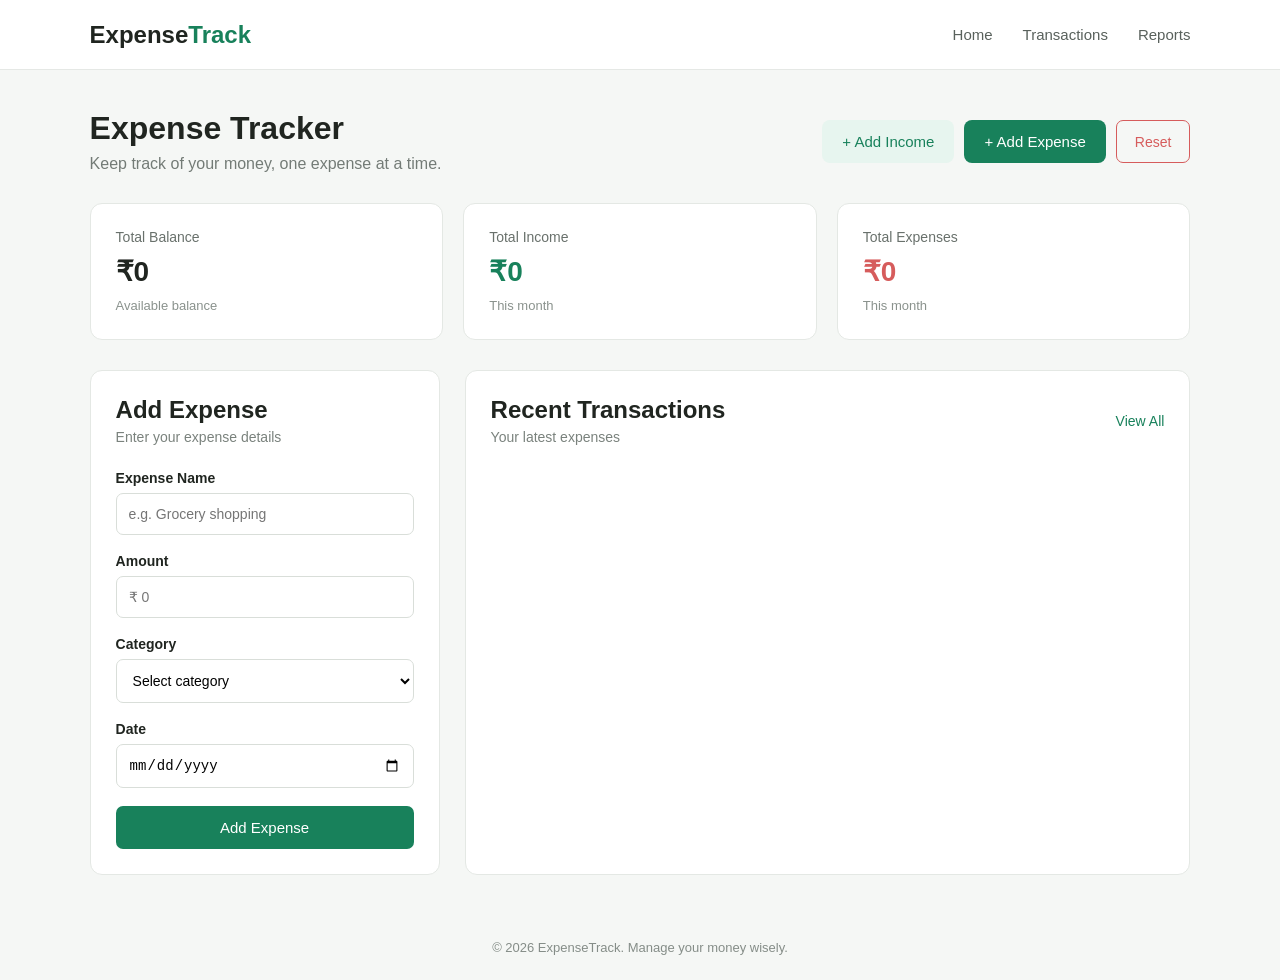
<file: index.html>
<!DOCTYPE html>
<html lang="en">

<head>
    <meta charset="UTF-8">
    <meta name="viewport" content="width=device-width, initial-scale=1.0">

    <title>Expense Tracker</title>

    <link rel="stylesheet" href="style.css">
</head>

<body>

    <!-- Navbar -->
    <nav>
        <div class="logo">Expense<span>Track</span></div>

        <div class="nav-links">
            <a href="#">Home</a>
            <a href="transcation.html">Transactions</a>
            <a href="#">Reports</a>
        </div>
    </nav>


    <!-- Main Container -->
    <main>

        <!-- Heading -->
        <section class="welcome">
            <div>
                <h1>Expense Tracker</h1>
                <p>Keep track of your money, one expense at a time.</p>
            </div>

<div class="action-buttons">
    <button id="add-income-btn">+ Add Income</button>
    <button id="add-expense-btn">+ Add Expense</button>
    <button id="reset-btn" title="To reset all the data, click here">
        Reset
    </button>
</div>
        </section>
<!--  -->
        <div id="income-form" class="income-form"> <div class="form-header"> <div> <h2>Add Income</h2> <p>Enter your income details</p> </div> <button id="close-income-form" type="button"> × </button> </div> <form> <label for="income-source">Income Source</label> <input type="text" id="income-source" placeholder="e.g. Salary, Freelance, Pocket Money" > <label for="income-amount">Amount</label> <input type="number" id="income-amount" placeholder="₹ 0" > <label for="income-category">Category</label> <select id="income-category"> <option value="">Select category</option> <option value="salary">Salary</option> <option value="freelance">Freelance</option> <option value="business">Business</option> <option value="investment">Investment</option> <option value="gift">Gift</option> <option value="other">Other</option> </select> <label for="income-date">Date</label> <input type="date" id="income-date" > <label for="income-note">Note</label> <textarea id="income-note" placeholder="Add a note (optional)" rows="3" ></textarea> <button type="submit" class="income-submit-btn"> + Add Income </button> </form> </div>
        <!--  -->

        <!-- Summary Cards -->
        <section class="summary">

            <div class="card balance">
                <p>Total Balance</p>
                <h2>₹0</h2>
                <span>Available balance</span>
            </div>

            <div class="card income">
                <p>Total Income</p>
                <h2>₹0</h2>
                <span>This month</span>
            </div>

            <div class="card expense">
                <p>Total Expenses</p>
                <h2>₹0</h2>
                <span>This month</span>
            </div>

        </section>


        <!-- Content -->
        <section class="content">

            <!-- Add Expense -->
            <div class="expense-form">

                <h2>Add Expense</h2>
                <p class="form-subtitle">Enter your expense details</p>

                <form id="expense-form">

                    <label for="expense-name">Expense Name</label>
                    <input
                        type="text"
                        id="expense-name"
                        placeholder="e.g. Grocery shopping"
                    >


                    <label for="amount">Amount</label>
                    <input
                        type="number"
                        id="amount"
                        placeholder="₹ 0"
                    >


                    <label for="category">Category</label>

                    <select id="category">
                        <option value="">Select category</option>
                        <option value="Food">Food</option>
                        <option value="Shopping">Shopping</option>
                        <option value="Travel">Travel</option>
                        <option value="Bills">Bills</option>
                        <option value="Entertainment">Entertainment</option>
                        <option value="Other">Other</option>
                    </select>


                    <label for="date">Date</label>

                    <input
                        type="date"
                        id="date"
                    >


                    <button type="submit" class="submit-btn">
                        Add Expense
                    </button>

                </form>

            </div>


            <!-- Recent Transactions -->
            <div class="transactions">

                <div class="transaction-header">
                    <div>
                        <h2>Recent Transactions</h2>
                        <p>Your latest expenses</p>
                    </div>

                    <a href="transcation.html">View All</a>
                </div>


                <div class="transaction-list">

                    <!-- Transaction -->

                    <!-- <div class="transaction">

                        <div class="transaction-icon entertainment">
                            🎬
                        </div>

                        <div class="transaction-info">
                            <h3>Movie</h3>
                            <p>Entertainment • Sep 19</p>
                        </div>

                        <strong>- ₹500</strong>

                    </div> -->

                </div>

            </div>

        </section>

    </main>


    <footer>
        <p>© 2026 ExpenseTrack. Manage your money wisely.</p>
    </footer>
    <script src="script.js"></script>
</body>

</html>
</file>
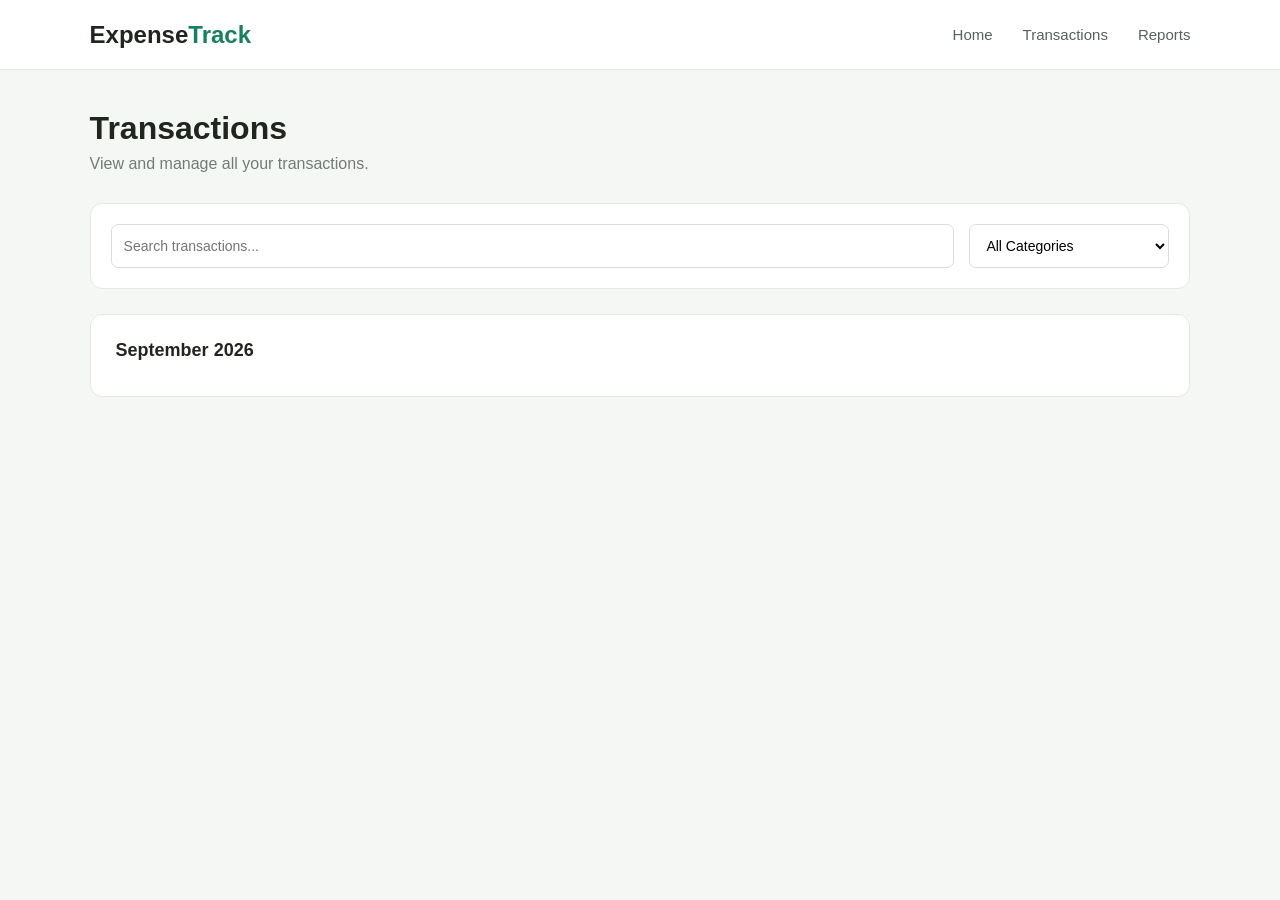
<file: transcation.html>
<!DOCTYPE html>
<html lang="en">

<head>
    <meta charset="UTF-8">
    <meta name="viewport" content="width=device-width, initial-scale=1.0">

    <title>Transactions - ExpenseTrack</title>

    <link rel="stylesheet" href="style.css">
</head>

<body>

    <nav>
        <div class="logo">Expense<span>Track</span></div>

        <div class="nav-links">
            <a href="index.html">Home</a>
            <a href="transaction.html">Transactions</a>
            <a href="#">Reports</a>
        </div>
    </nav>


    <main>

        <section class="transactions-page-header">

            <div>
                <h1>Transactions</h1>
                <p>View and manage all your transactions.</p>
            </div>

            <!-- <div class="action-buttons">
                <button id="add-income-btn">+ Add Income</button>
                <button id="add-expense-btn">+ Add Expense</button>
            </div> -->

        </section>
        <!--  -->
        <div id="income-form" class="income-form">
            <div class="form-header">
                <div>
                    <h2>Add Income</h2>
                    <p>Enter your income details</p>
                </div> <button id="close-income-form" type="button"> × </button>
            </div>
            <form id="income-form-data"> <label for="income-source">Income Source</label> <input type="text" id="income-source"
                    placeholder="e.g. Salary, Freelance, Pocket Money"> <label for="income-amount">Amount</label> <input
                    type="number" id="income-amount" placeholder="₹ 0"> <label for="income-category">Category</label>
                <select id="income-category">
                    <option value="">Select category</option>
                    <option value="salary">Salary</option>
                    <option value="freelance">Freelance</option>
                    <option value="business">Business</option>
                    <option value="investment">Investment</option>
                    <option value="gift">Gift</option>
                    <option value="other">Other</option>
                </select> <label for="income-date">Date</label> <input type="date" id="income-date"> <label
                    for="income-note">Note</label> <textarea id="income-note" placeholder="Add a note (optional)"
                    rows="3"></textarea> <button type="submit" class="income-submit-btn"> + Add Income </button> </form>
        </div>
        <!--  -->

        <!-- Search and Filter -->

        <section class="transaction-tools">

            <input type="text" placeholder="Search transactions..." id="search-transactions">

            <select id="filter-category">
                <option value="all">All Categories</option>
                <option value="food">Food</option>
                <option value="shopping">Shopping</option>
                <option value="travel">Travel</option>
                <option value="bills">Bills</option>
                <option value="entertainment">Entertainment</option>
                <option value="other">Other</option>
            </select>

            <!-- <select id="filter-type">
                <option value="all">All Transactions</option>
                <option value="income">Income</option>
                <option value="expense">Expenses</option>
            </select> -->

        </section>


        <!-- All Transactions -->

        <section class="all-transactions">

            <h2>September 2026</h2>


            <!-- <div class="transaction">

                <div class="transaction-icon food">
                    🍔
                </div>

                <div class="transaction-info">
                    <h3>Lunch</h3>
                    <p>Food • Sep 23, 2026</p>
                </div>

                <strong class="expense-amount">
                    - ₹250
                </strong>

            </div> -->


        </section>

    </main>
    <script src="transcation.js"></script>
</body>

</html>
</file>
<file: style.css>
* {
    margin: 0;
    padding: 0;
    box-sizing: border-box;
}

body {
    font-family: Arial, sans-serif;
    background: #f5f7f5;
    color: #202520;
}


/* ================= NAVBAR ================= */

nav {
    height: 70px;
    background: #ffffff;

    display: flex;
    align-items: center;
    justify-content: space-between;

    padding: 0 7%;

    border-bottom: 1px solid #e5e8e5;
}

.logo {
    font-size: 24px;
    font-weight: bold;
}

.logo span {
    color: #18815b;
}

.nav-links {
    display: flex;
    gap: 30px;
}

.nav-links a {
    text-decoration: none;
    color: #59615c;
    font-size: 15px;
}

.nav-links a:hover {
    color: #18815b;
}


/* ================= MAIN ================= */

main {
    width: 86%;
    max-width: 1200px;
    margin: 40px auto;
}


/* ================= WELCOME ================= */

.welcome {
    display: flex;
    align-items: center;
    justify-content: space-between;

    margin-bottom: 30px;
}

.welcome h1 {
    font-size: 32px;
    margin-bottom: 8px;
}

.welcome p {
    color: #737b76;
}

#add-expense-btn {
    border: none;
    background: #18815b;
    color: white;

    padding: 13px 20px;

    border-radius: 8px;

    font-size: 15px;
    cursor: pointer;
}

#add-expense-btn:hover {
    background: #126b4a;
}


/* ================= SUMMARY ================= */

.summary {
    display: grid;
    grid-template-columns: repeat(3, 1fr);
    gap: 20px;

    margin-bottom: 30px;
}

.card {
    background: white;

    padding: 25px;

    border-radius: 12px;

    border: 1px solid #e4e8e4;
}

.card p {
    color: #69716c;
    font-size: 14px;
    margin-bottom: 10px;
}

.card h2 {
    font-size: 28px;
    margin-bottom: 8px;
}

.card span {
    font-size: 13px;
    color: #8a928d;
}

.income h2 {
    color: #18815b;
}

.expense h2 {
    color: #d65c5c;
}


/* ================= CONTENT ================= */

.content {
    display: grid;

    grid-template-columns: 350px 1fr;

    gap: 25px;
}


/* ================= FORM ================= */

.expense-form {
    background: white;

    padding: 25px;

    border-radius: 12px;

    border: 1px solid #e4e8e4;
}

.expense-form h2 {
    margin-bottom: 5px;
}

.form-subtitle {
    color: #7a827d;
    font-size: 14px;

    margin-bottom: 25px;
}

form {
    display: flex;
    flex-direction: column;
}

label {
    font-size: 14px;
    font-weight: 600;

    margin-bottom: 7px;
}

input,
select {
    width: 100%;

    padding: 12px;

    margin-bottom: 18px;

    border: 1px solid #d9ded9;

    border-radius: 7px;

    font-size: 14px;

    outline: none;

    background: #fff;
}

input:focus,
select:focus {
    border-color: #18815b;
}

.submit-btn {
    border: none;

    background: #18815b;
    color: white;

    padding: 13px;

    border-radius: 7px;

    font-size: 15px;

    cursor: pointer;
}

.submit-btn:hover {
    background: #126b4a;
}


/* ================= TRANSACTIONS ================= */

.transactions {
    background: white;

    padding: 25px;

    border-radius: 12px;

    border: 1px solid #e4e8e4;
}

.transaction-header {
    display: flex;
    align-items: center;
    justify-content: space-between;

    margin-bottom: 20px;
}

.transaction-header h2 {
    margin-bottom: 5px;
}

.transaction-header p {
    color: #7a827d;
    font-size: 14px;
}

.transaction-header a {
    color: #18815b;
    text-decoration: none;

    font-size: 14px;
}


/* ================= TRANSACTION ================= */

.transaction {
    display: flex;
    align-items: center;

    padding: 15px 0;

    border-bottom: 1px solid #edf0ed;
}

.transaction:last-child {
    border-bottom: none;
}

.transaction-icon {
    width: 45px;
    height: 45px;

    display: flex;
    align-items: center;
    justify-content: center;

    border-radius: 10px;

    font-size: 20px;

    margin-right: 15px;
}

.food {
    background: #fff1e8;
}

.shopping {
    background: #f0eaff;
}

.travel {
    background: #e8f4ff;
}

.bills {
    background: #fff8df;
}

.entertainment {
    background: #fce8f0;
}

.transaction-info {
    flex: 1;
}

.transaction-info h3 {
    font-size: 15px;
    margin-bottom: 4px;
}

.transaction-info p {
    color: #858d88;
    font-size: 13px;
}

.transaction strong {
    color: #d65c5c;
}


/* ================= FOOTER ================= */

footer {
    text-align: center;

    padding: 25px;

    color: #858d88;

    font-size: 13px;
}


/* ================= RESPONSIVE ================= */

@media (max-width: 850px) {

    .nav-links {
        display: none;
    }

    .summary {
        grid-template-columns: 1fr;
    }

    .content {
        grid-template-columns: 1fr;
    }

}


@media (max-width: 550px) {

    nav {
        padding: 0 5%;
    }

    main {
        width: 90%;
        margin: 25px auto;
    }

    .welcome {
        align-items: flex-start;
        flex-direction: column;
        gap: 20px;
    }

    .welcome h1 {
        font-size: 26px;
    }

    #add-expense-btn {
        width: 100%;
    }

    .card h2 {
        font-size: 24px;
    }

    .expense-form,
    .transactions {
        padding: 20px;
    }

}
.action-buttons {
    display: flex;
    gap: 10px;
}

#add-income-btn,
#add-expense-btn {
    border: none;
    padding: 13px 20px;
    border-radius: 8px;
    font-size: 15px;
    cursor: pointer;
}

#add-income-btn {
    background: #e7f5ef;
    color: #18815b;
}

#add-expense-btn {
    background: #18815b;
    color: white;
}

#add-income-btn:hover {
    background: #d5eee3;
}

#add-expense-btn:hover {
    background: #126b4a;
}
@media (max-width: 550px) {

    .action-buttons {
        width: 100%;
    }

    #add-income-btn,
    #add-expense-btn {
        flex: 1;
    }

}


/* transaction page css */
.transactions-page-header {
    display: flex;
    justify-content: space-between;
    align-items: center;

    margin-bottom: 30px;
}

.transactions-page-header h1 {
    font-size: 32px;
    margin-bottom: 8px;
}

.transactions-page-header p {
    color: #737b76;
}


/* Search + Filter */

.transaction-tools {
    background: white;
    padding: 20px;

    border: 1px solid #e4e8e4;
    border-radius: 12px;

    display: flex;
    gap: 15px;

    margin-bottom: 25px;
}

.transaction-tools input {
    flex: 1;
    width: auto;
    margin: 0;
}

.transaction-tools select {
    width: 200px;
    margin: 0;
}


/* All Transactions */

.all-transactions {
    background: white;

    padding: 25px;

    border: 1px solid #e4e8e4;
    border-radius: 12px;
}

.all-transactions h2 {
    font-size: 18px;
    margin-bottom: 10px;
}


/* Income / Expense colors */

.income-amount {
    color: #18815b;
}

.expense-amount {
    color: #d65c5c;
}

.income-icon {
    background: #e7f5ef;
}


/* Mobile */

@media (max-width: 700px) {

    .transactions-page-header {
        flex-direction: column;
        align-items: flex-start;
        gap: 20px;
    }

    .transaction-tools {
        flex-direction: column;
    }

    .transaction-tools input,
    .transaction-tools select {
        width: 100%;
    }

}

/* income form */
#income-form {
    display: none;
}

.income-form {
    position: fixed;

    top: 50%;
    left: 50%;

    transform: translate(-50%, -50%);

    width: 400px;
    max-width: 90%;

    background: white;

    padding: 25px;

    border-radius: 12px;

    border: 1px solid #e4e8e4;

    box-shadow: 0 10px 40px rgba(0, 0, 0, 0.15);

    z-index: 1000;
}


/* Header */

.form-header {
    display: flex;

    justify-content: space-between;

    align-items: flex-start;

    margin-bottom: 25px;
}

.form-header h2 {
    margin-bottom: 5px;
}

.form-header p {
    color: #7a827d;

    font-size: 14px;
}


/* Close button */

#close-income-form {
    border: none;

    background: transparent;

    font-size: 28px;

    color: #777;

    cursor: pointer;

    line-height: 1;
}

#close-income-form:hover {
    color: #222;
}


/* Form */

.income-form form {
    display: flex;

    flex-direction: column;
}

.income-form label {
    font-size: 14px;

    font-weight: 600;

    margin-bottom: 7px;
}

.income-form input,
.income-form select,
.income-form textarea {
    width: 100%;

    padding: 12px;

    margin-bottom: 18px;

    border: 1px solid #d9ded9;

    border-radius: 7px;

    font-size: 14px;

    outline: none;

    font-family: inherit;
}

.income-form input:focus,
.income-form select:focus,
.income-form textarea:focus {
    border-color: #18815b;
}


/* Submit */

.income-submit-btn {
    border: none;

    background: #18815b;

    color: white;

    padding: 13px;

    border-radius: 7px;

    font-size: 15px;

    cursor: pointer;
}

.income-submit-btn:hover {
    background: #126b4a;
}
/* transaction card delete btn */
.delete-btn {
    border: none;
    background: transparent;

    color: #d65c5c;

    font-size: 14px;
    cursor: pointer;

    margin-left: 20px;
    padding: 6px 10px;

    border-radius: 6px;
}

.delete-btn:hover {
    background: #fff1f1;
}

/* resset btn css */
#reset-btn {
    background: transparent;
    color: #d65c5c;
    border: 1px solid #d65c5c;
    padding: 10px 18px;
    border-radius: 7px;
    cursor: pointer;
    font-size: 14px;
    transition: 0.2s;
}

#reset-btn:hover {
    background: #d65c5c;
    color: white;
}
</file>
